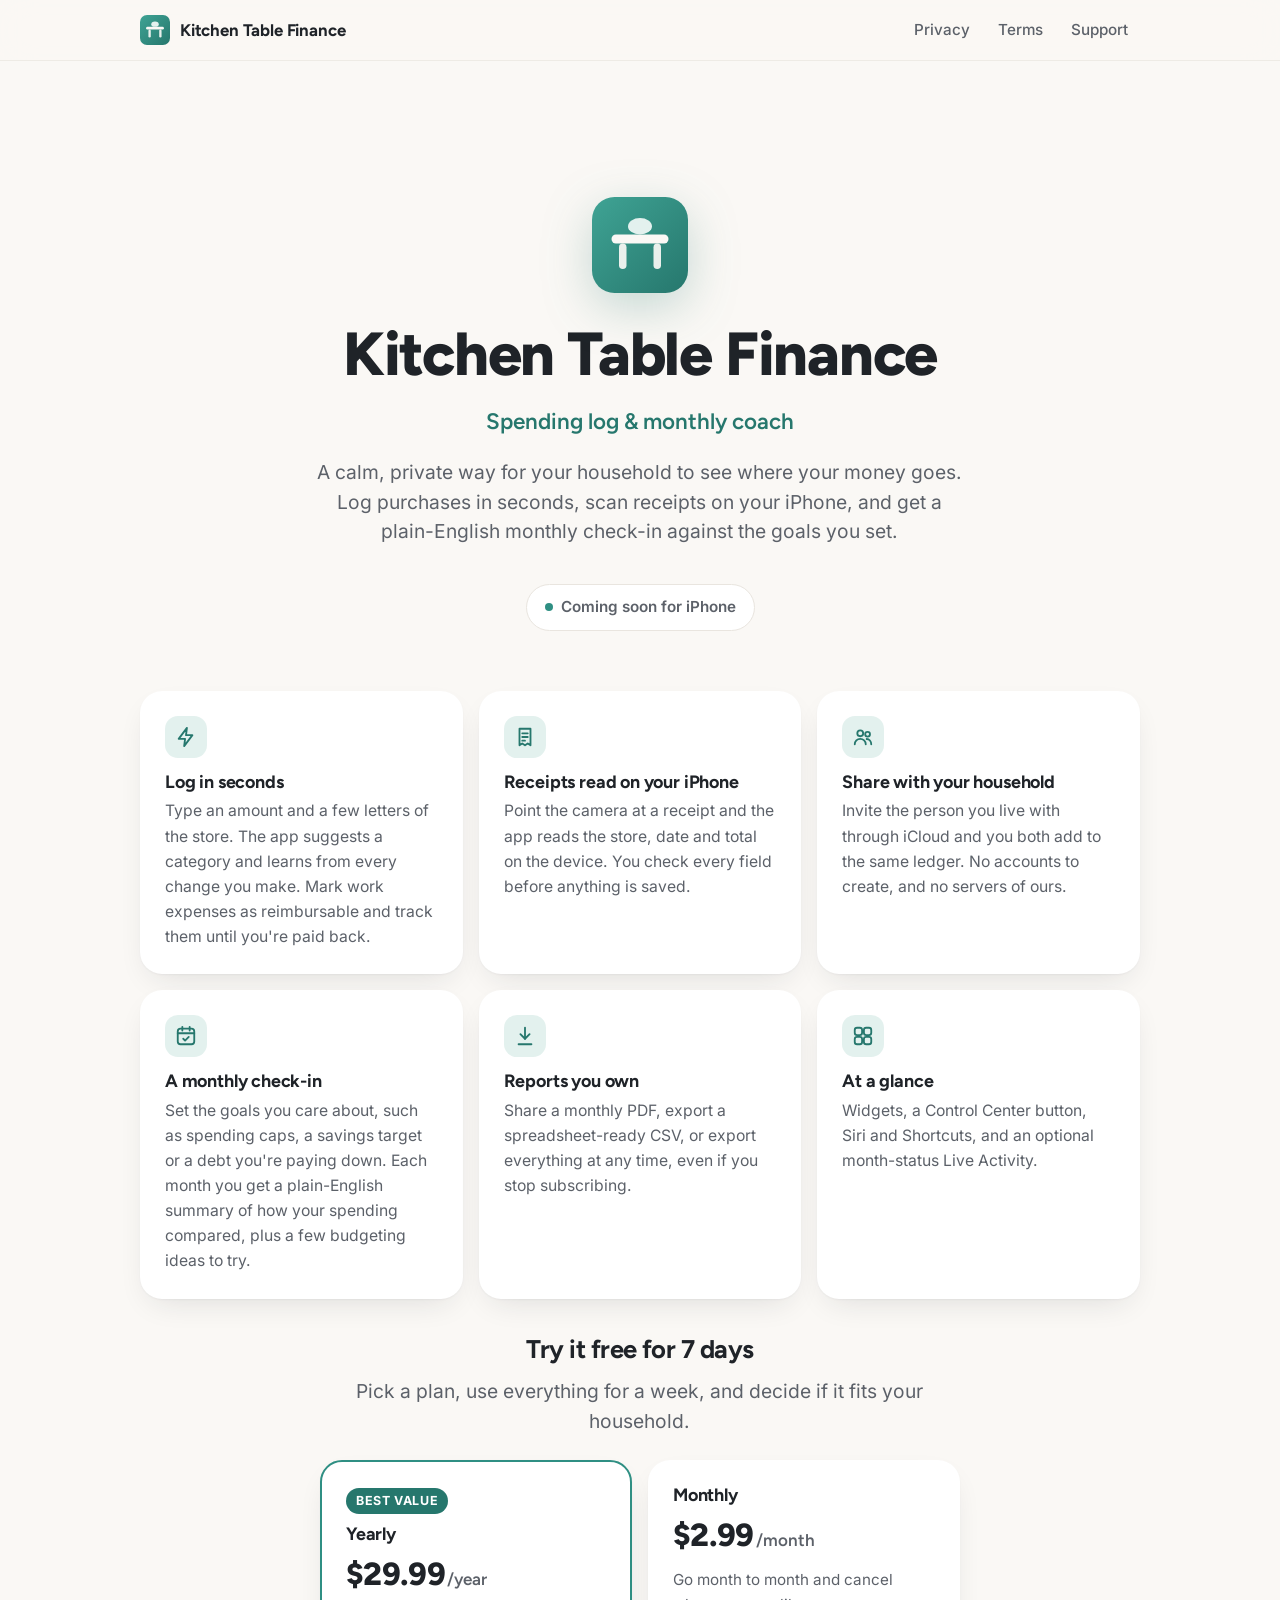
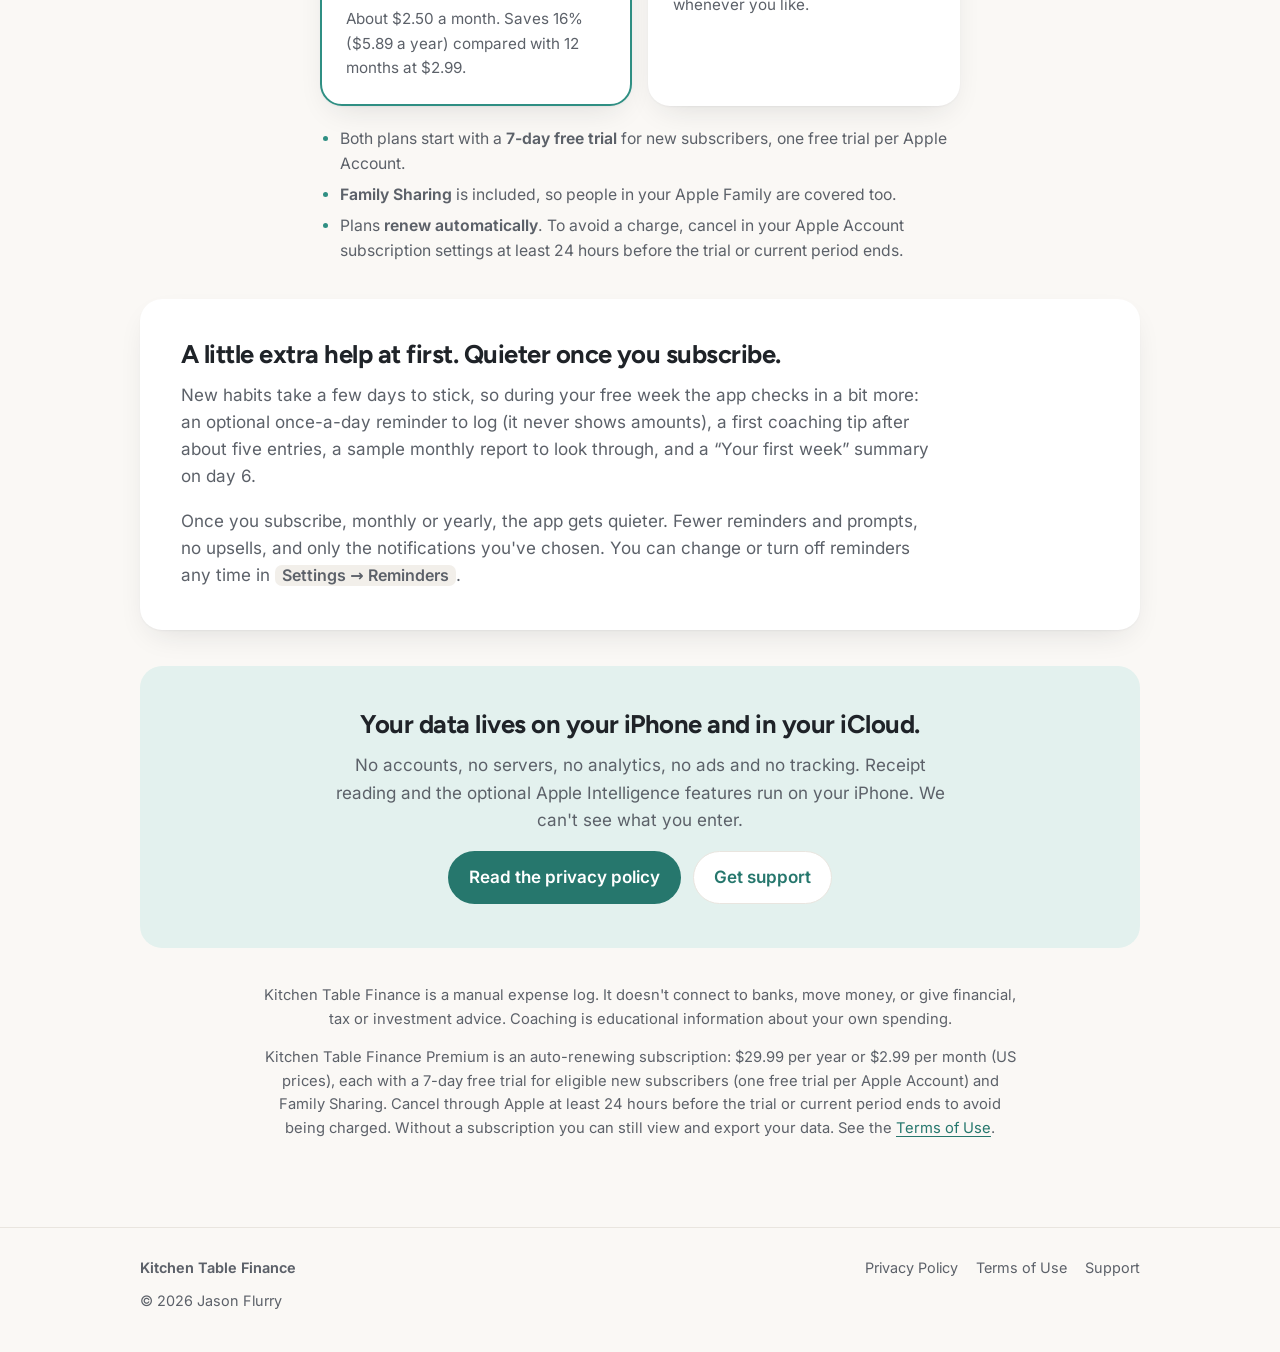
<file: index.html>
<!doctype html>
<html lang="en">
<head>
  <meta charset="utf-8">
  <meta name="viewport" content="width=device-width, initial-scale=1, viewport-fit=cover">
  <title>Kitchen Table Finance · Spending log &amp; monthly coach for iPhone</title>
  <meta name="description" content="Kitchen Table Finance is a calm, private household expense log for iPhone. Log purchases in seconds, scan receipts on your iPhone, and get a plain-English monthly check-in against the goals you set. Try it free for 7 days, then $29.99/year or $2.99/month.">
  <meta name="theme-color" content="#FAF8F5" media="(prefers-color-scheme: light)">
  <meta name="theme-color" content="#15171C" media="(prefers-color-scheme: dark)">
  <link rel="icon" href="favicon.svg" type="image/svg+xml">
  <link rel="stylesheet" href="assets/site.css">
</head>
<body>
  <a class="skip" href="#main">Skip to content</a>
  <header class="site-header">
    <div class="wrap-wide bar">
      <a class="brand" href="./" aria-label="Kitchen Table Finance home"><img src="assets/icon.svg" alt="" width="30" height="30"><span>Kitchen Table Finance</span></a>
      <nav class="nav" aria-label="Site">
        <a href="privacy/">Privacy</a>
        <a href="terms/">Terms</a>
        <a href="support/">Support</a>
      </nav>
    </div>
  </header>

  <main id="main">
    <div class="wrap-wide">
      <section class="hero">
        <img class="icon" src="assets/icon.svg" alt="" width="96" height="96">
        <h1>Kitchen Table Finance</h1>
        <p class="subtitle">Spending log &amp; monthly coach</p>
        <p class="lede">A calm, private way for your household to see where your money goes. Log purchases in seconds, scan receipts on your iPhone, and get a plain-English monthly check-in against the goals you set.</p>
        <div class="badge"><span class="dot" aria-hidden="true"></span>Coming soon for iPhone</div>
      </section>

      <section class="features" aria-label="Features">
        <article class="feature">
          <div class="glyph" aria-hidden="true"><svg viewBox="0 0 24 24" fill="none" stroke="currentColor" stroke-width="2" stroke-linecap="round" stroke-linejoin="round"><path d="M13 2 4 14h7l-1 8 9-12h-7z"/></svg></div>
          <h3>Log in seconds</h3>
          <p>Type an amount and a few letters of the store. The app suggests a category and learns from every change you make. Mark work expenses as reimbursable and track them until you're paid back.</p>
        </article>
        <article class="feature">
          <div class="glyph" aria-hidden="true"><svg viewBox="0 0 24 24" fill="none" stroke="currentColor" stroke-width="2" stroke-linecap="round" stroke-linejoin="round"><path d="M6 3h12v18l-3-2-3 2-3-2-3 2z"/><path d="M9 8h6M9 12h6M9 16h3"/></svg></div>
          <h3>Receipts read on your iPhone</h3>
          <p>Point the camera at a receipt and the app reads the store, date and total on the device. You check every field before anything is saved.</p>
        </article>
        <article class="feature">
          <div class="glyph" aria-hidden="true"><svg viewBox="0 0 24 24" fill="none" stroke="currentColor" stroke-width="2" stroke-linecap="round" stroke-linejoin="round"><circle cx="9" cy="8" r="3.2"/><path d="M3 20c0-3.3 2.7-6 6-6s6 2.7 6 6"/><circle cx="17" cy="9" r="2.6"/><path d="M16 14.2c2.8.2 5 2.6 5 5.8"/></svg></div>
          <h3>Share with your household</h3>
          <p>Invite the person you live with through iCloud and you both add to the same ledger. No accounts to create, and no servers of ours.</p>
        </article>
        <article class="feature">
          <div class="glyph" aria-hidden="true"><svg viewBox="0 0 24 24" fill="none" stroke="currentColor" stroke-width="2" stroke-linecap="round" stroke-linejoin="round"><rect x="3" y="4" width="18" height="17" rx="3"/><path d="M3 9h18M8 2v4M16 2v4"/><path d="m9 15 2 2 4-4"/></svg></div>
          <h3>A monthly check-in</h3>
          <p>Set the goals you care about, such as spending caps, a savings target or a debt you're paying down. Each month you get a plain-English summary of how your spending compared, plus a few budgeting ideas to try.</p>
        </article>
        <article class="feature">
          <div class="glyph" aria-hidden="true"><svg viewBox="0 0 24 24" fill="none" stroke="currentColor" stroke-width="2" stroke-linecap="round" stroke-linejoin="round"><path d="M12 3v12"/><path d="m7 10 5 5 5-5"/><path d="M5 21h14"/></svg></div>
          <h3>Reports you own</h3>
          <p>Share a monthly PDF, export a spreadsheet-ready CSV, or export everything at any time, even if you stop subscribing.</p>
        </article>
        <article class="feature">
          <div class="glyph" aria-hidden="true"><svg viewBox="0 0 24 24" fill="none" stroke="currentColor" stroke-width="2" stroke-linecap="round" stroke-linejoin="round"><rect x="3" y="3" width="8" height="8" rx="2.5"/><rect x="13" y="3" width="8" height="8" rx="2.5"/><rect x="3" y="13" width="8" height="8" rx="2.5"/><rect x="13" y="13" width="8" height="8" rx="2.5"/></svg></div>
          <h3>At a glance</h3>
          <p>Widgets, a Control Center button, Siri and Shortcuts, and an optional month-status Live Activity.</p>
        </article>
      </section>

      <section class="pricing" id="pricing" aria-labelledby="pricing-title">
        <h2 id="pricing-title">Try it free for 7 days</h2>
        <p class="lede">Pick a plan, use everything for a week, and decide if it fits your household.</p>
        <div class="plans">
          <article class="plan best">
            <span class="plan-tag">Best value</span>
            <h3>Yearly</h3>
            <p class="plan-price"><strong>$29.99</strong><span>/year</span></p>
            <p class="plan-note">About $2.50 a month. Saves 16% ($5.89 a year) compared with 12 months at $2.99.</p>
          </article>
          <article class="plan">
            <h3>Monthly</h3>
            <p class="plan-price"><strong>$2.99</strong><span>/month</span></p>
            <p class="plan-note">Go month to month and cancel whenever you like.</p>
          </article>
        </div>
        <ul class="plan-facts">
          <li>Both plans start with a <strong>7-day free trial</strong> for new subscribers, one free trial per Apple Account.</li>
          <li><strong>Family Sharing</strong> is included, so people in your Apple Family are covered too.</li>
          <li>Plans <strong>renew automatically</strong>. To avoid a charge, cancel in your Apple Account subscription settings at least 24 hours before the trial or current period ends.</li>
        </ul>
      </section>

      <section class="promise" id="quieter" aria-labelledby="promise-title">
        <h2 id="promise-title">A little extra help at first. Quieter once you subscribe.</h2>
        <p>New habits take a few days to stick, so during your free week the app checks in a bit more: an optional once-a-day reminder to log (it never shows amounts), a first coaching tip after about five entries, a sample monthly report to look through, and a &ldquo;Your first week&rdquo; summary on day&nbsp;6.</p>
        <p>Once you subscribe, monthly or yearly, the app gets quieter. Fewer reminders and prompts, no upsells, and only the notifications you've chosen. You can change or turn off reminders any time in <span class="path">Settings → Reminders</span>.</p>
      </section>

      <section class="privacy-band">
        <h2>Your data lives on your iPhone and in your iCloud.</h2>
        <p>No accounts, no servers, no analytics, no ads and no tracking. Receipt reading and the optional Apple Intelligence features run on your iPhone. We can't see what you enter.</p>
        <div class="link-row">
          <a class="btn primary" href="privacy/">Read the privacy policy</a>
          <a class="btn" href="support/">Get support</a>
        </div>
      </section>

      <div class="wrap">
        <p class="muted small" style="text-align:center">Kitchen Table Finance is a manual expense log. It doesn't connect to banks, move money, or give financial, tax or investment advice. Coaching is educational information about your own spending.</p>
        <p class="muted small" style="text-align:center">Kitchen Table Finance Premium is an auto-renewing subscription: $29.99 per year or $2.99 per month (US prices), each with a 7-day free trial for eligible new subscribers (one free trial per Apple Account) and Family Sharing. Cancel through Apple at least 24 hours before the trial or current period ends to avoid being charged. Without a subscription you can still view and export your data. See the <a href="terms/#subscription">Terms of Use</a>.</p>
      </div>
    </div>
  </main>

  <footer class="site-footer">
    <div class="wrap-wide row">
      <div>
        <strong>Kitchen Table Finance</strong>
        <p>© 2026 Jason Flurry</p>
      </div>
      <nav aria-label="Footer">
        <a href="privacy/">Privacy Policy</a>
        <a href="terms/">Terms of Use</a>
        <a href="support/">Support</a>
      </nav>
    </div>
  </footer>
</body>
</html>
</file>
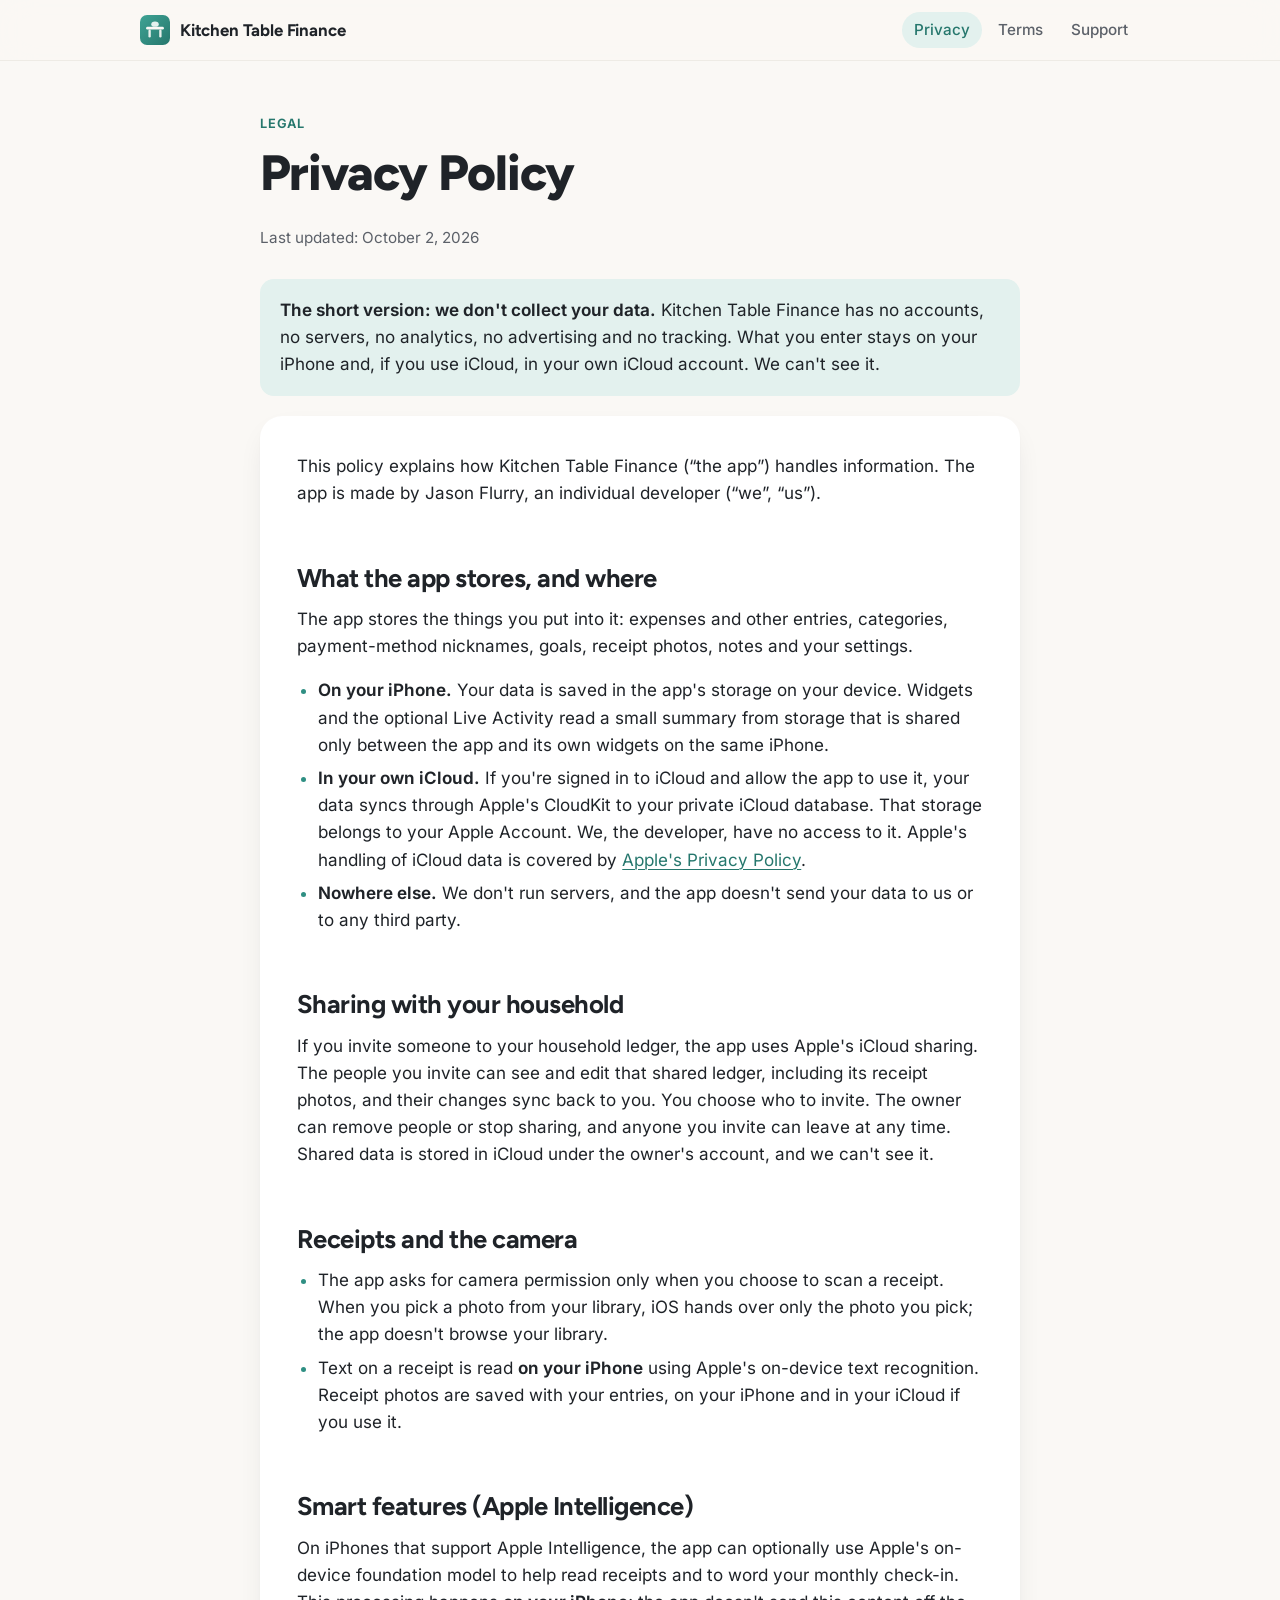
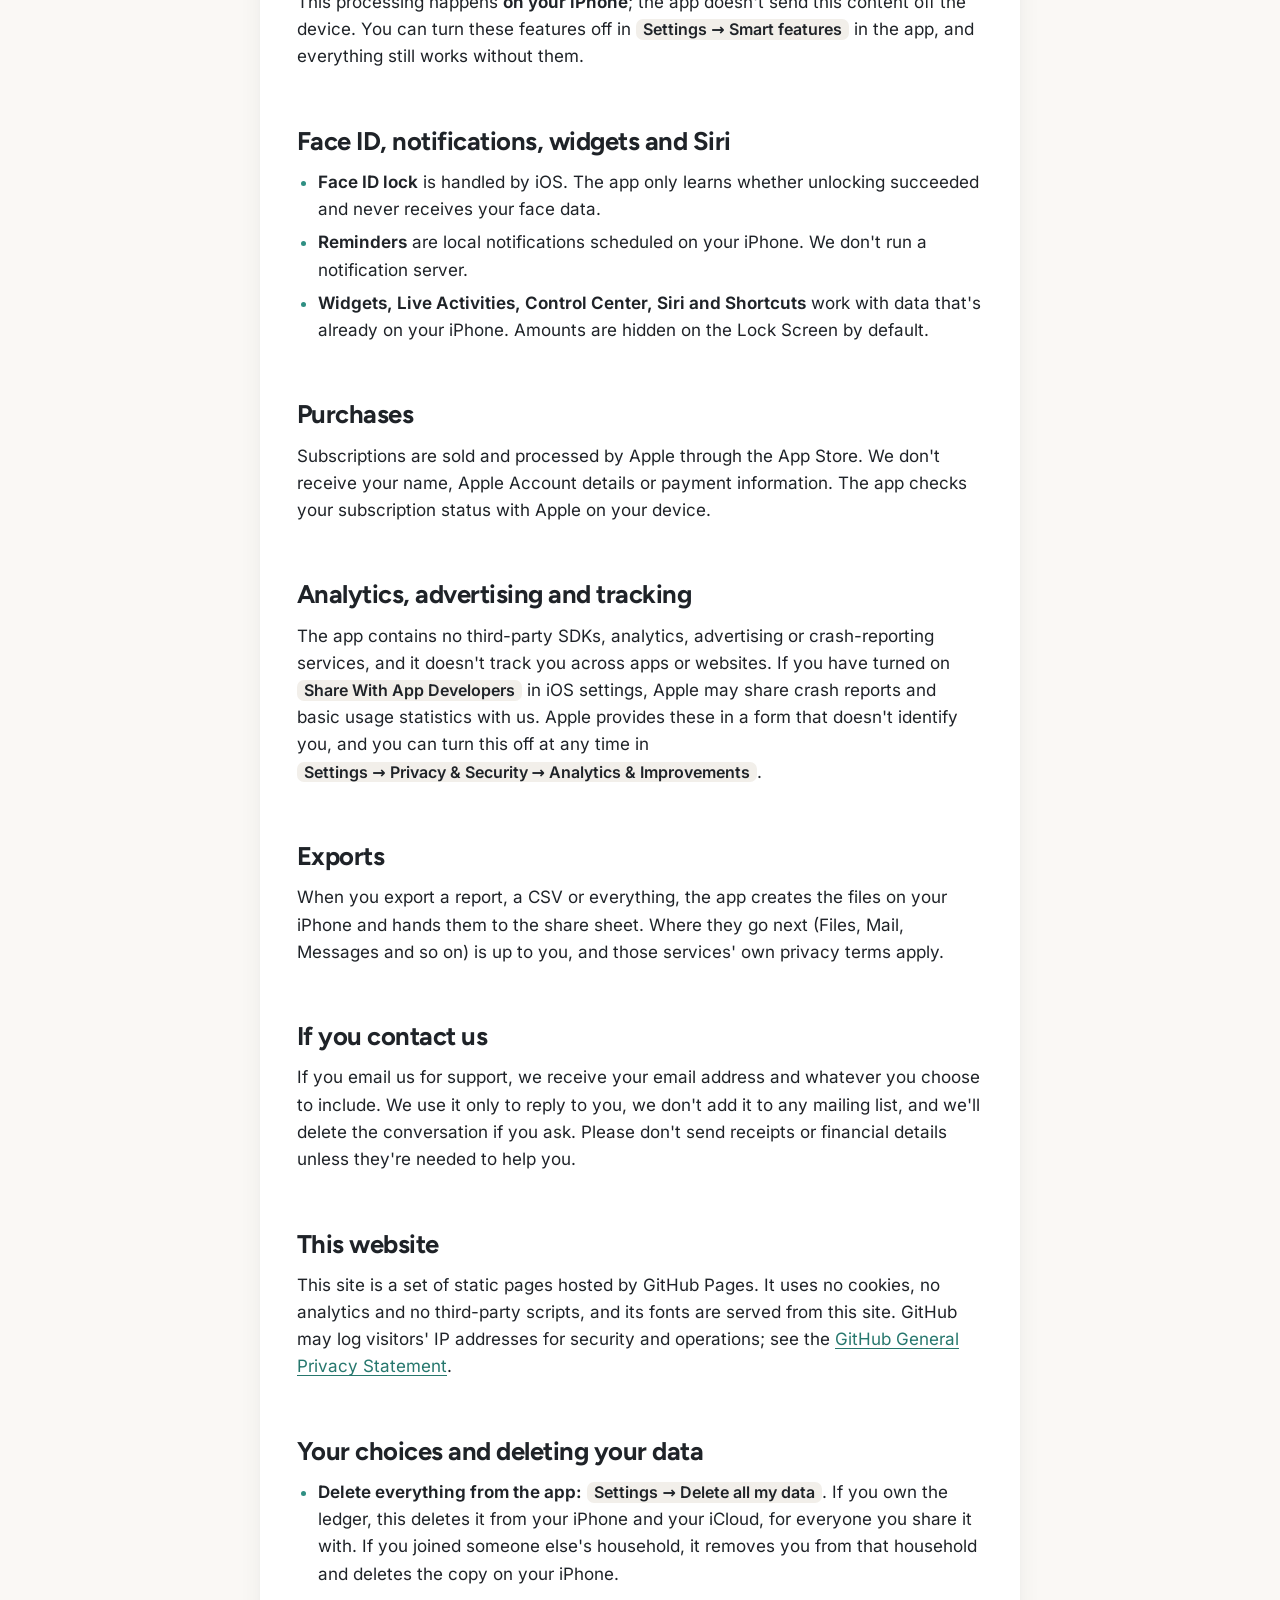
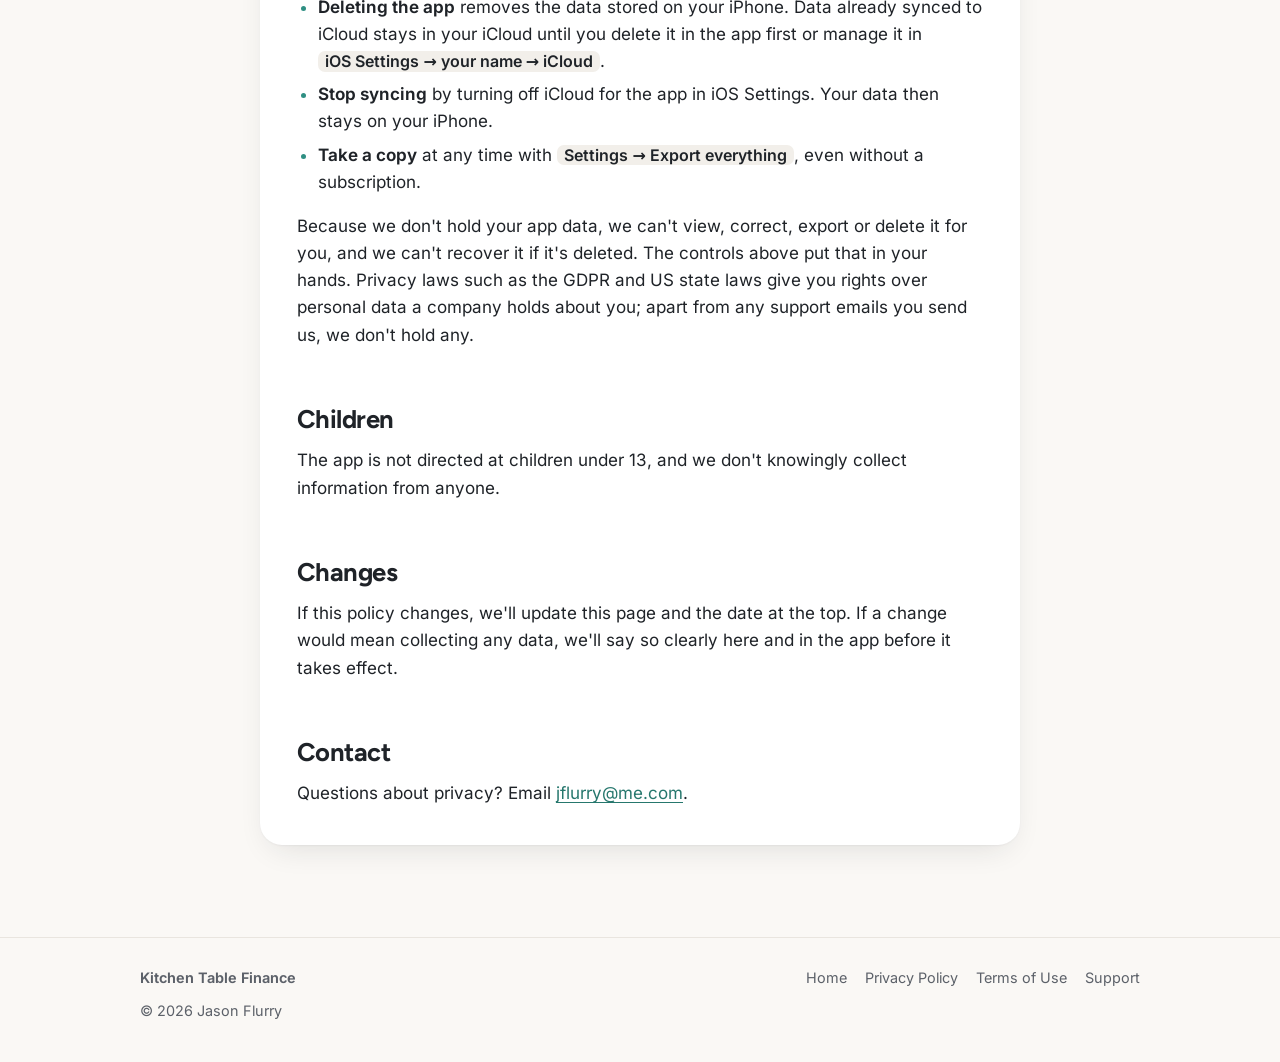
<file: privacy/index.html>
<!doctype html>
<html lang="en">
<head>
  <meta charset="utf-8">
  <meta name="viewport" content="width=device-width, initial-scale=1, viewport-fit=cover">
  <title>Privacy Policy · Kitchen Table Finance</title>
  <meta name="description" content="Kitchen Table Finance doesn't collect your data. No accounts, no servers, no analytics, no ads. Your data stays on your iPhone and in your own iCloud.">
  <meta name="theme-color" content="#FAF8F5" media="(prefers-color-scheme: light)">
  <meta name="theme-color" content="#15171C" media="(prefers-color-scheme: dark)">
  <link rel="icon" href="../favicon.svg" type="image/svg+xml">
  <link rel="stylesheet" href="../assets/site.css">
</head>
<body>
  <a class="skip" href="#main">Skip to content</a>
  <header class="site-header">
    <div class="wrap-wide bar">
      <a class="brand" href="../" aria-label="Kitchen Table Finance home"><img src="../assets/icon.svg" alt="" width="30" height="30"><span>Kitchen Table Finance</span></a>
      <nav class="nav" aria-label="Site">
        <a href="../privacy/" aria-current="page">Privacy</a>
        <a href="../terms/">Terms</a>
        <a href="../support/">Support</a>
      </nav>
    </div>
  </header>

  <main id="main">
    <div class="wrap">
      <header class="page-head">
        <span class="eyebrow">Legal</span>
        <h1>Privacy Policy</h1>
        <p class="updated">Last updated: October 2, 2026</p>
      </header>

      <div class="callout">
        <p><strong>The short version: we don't collect your data.</strong> Kitchen Table Finance has no accounts, no servers, no analytics, no advertising and no tracking. What you enter stays on your iPhone and, if you use iCloud, in your own iCloud account. We can't see it.</p>
      </div>

      <div class="card">
        <p>This policy explains how Kitchen Table Finance (“the app”) handles information. The app is made by Jason Flurry, an individual developer (“we”, “us”).</p>

        <h2>What the app stores, and where</h2>
        <p>The app stores the things you put into it: expenses and other entries, categories, payment-method nicknames, goals, receipt photos, notes and your settings.</p>
        <ul>
          <li><strong>On your iPhone.</strong> Your data is saved in the app's storage on your device. Widgets and the optional Live Activity read a small summary from storage that is shared only between the app and its own widgets on the same iPhone.</li>
          <li><strong>In your own iCloud.</strong> If you're signed in to iCloud and allow the app to use it, your data syncs through Apple's CloudKit to your private iCloud database. That storage belongs to your Apple Account. We, the developer, have no access to it. Apple's handling of iCloud data is covered by <a href="https://www.apple.com/legal/privacy/">Apple's Privacy Policy</a>.</li>
          <li><strong>Nowhere else.</strong> We don't run servers, and the app doesn't send your data to us or to any third party.</li>
        </ul>

        <h2>Sharing with your household</h2>
        <p>If you invite someone to your household ledger, the app uses Apple's iCloud sharing. The people you invite can see and edit that shared ledger, including its receipt photos, and their changes sync back to you. You choose who to invite. The owner can remove people or stop sharing, and anyone you invite can leave at any time. Shared data is stored in iCloud under the owner's account, and we can't see it.</p>

        <h2>Receipts and the camera</h2>
        <ul>
          <li>The app asks for camera permission only when you choose to scan a receipt. When you pick a photo from your library, iOS hands over only the photo you pick; the app doesn't browse your library.</li>
          <li>Text on a receipt is read <strong>on your iPhone</strong> using Apple's on-device text recognition. Receipt photos are saved with your entries, on your iPhone and in your iCloud if you use it.</li>
        </ul>

        <h2>Smart features (Apple Intelligence)</h2>
        <p>On iPhones that support Apple Intelligence, the app can optionally use Apple's on-device foundation model to help read receipts and to word your monthly check-in. This processing happens <strong>on your iPhone</strong>; the app doesn't send this content off the device. You can turn these features off in <span class="path">Settings → Smart features</span> in the app, and everything still works without them.</p>

        <h2>Face ID, notifications, widgets and Siri</h2>
        <ul>
          <li><strong>Face ID lock</strong> is handled by iOS. The app only learns whether unlocking succeeded and never receives your face data.</li>
          <li><strong>Reminders</strong> are local notifications scheduled on your iPhone. We don't run a notification server.</li>
          <li><strong>Widgets, Live Activities, Control Center, Siri and Shortcuts</strong> work with data that's already on your iPhone. Amounts are hidden on the Lock Screen by default.</li>
        </ul>

        <h2>Purchases</h2>
        <p>Subscriptions are sold and processed by Apple through the App Store. We don't receive your name, Apple Account details or payment information. The app checks your subscription status with Apple on your device.</p>

        <h2>Analytics, advertising and tracking</h2>
        <p>The app contains no third-party SDKs, analytics, advertising or crash-reporting services, and it doesn't track you across apps or websites. If you have turned on <span class="path">Share With App Developers</span> in iOS settings, Apple may share crash reports and basic usage statistics with us. Apple provides these in a form that doesn't identify you, and you can turn this off at any time in <span class="path">Settings → Privacy &amp; Security → Analytics &amp; Improvements</span>.</p>

        <h2>Exports</h2>
        <p>When you export a report, a CSV or everything, the app creates the files on your iPhone and hands them to the share sheet. Where they go next (Files, Mail, Messages and so on) is up to you, and those services' own privacy terms apply.</p>

        <h2>If you contact us</h2>
        <p>If you email us for support, we receive your email address and whatever you choose to include. We use it only to reply to you, we don't add it to any mailing list, and we'll delete the conversation if you ask. Please don't send receipts or financial details unless they're needed to help you.</p>

        <h2>This website</h2>
        <p>This site is a set of static pages hosted by GitHub Pages. It uses no cookies, no analytics and no third-party scripts, and its fonts are served from this site. GitHub may log visitors' IP addresses for security and operations; see the <a href="https://docs.github.com/en/site-policy/privacy-policies/github-general-privacy-statement">GitHub General Privacy Statement</a>.</p>

        <h2>Your choices and deleting your data</h2>
        <ul>
          <li><strong>Delete everything from the app:</strong> <span class="path">Settings → Delete all my data</span>. If you own the ledger, this deletes it from your iPhone and your iCloud, for everyone you share it with. If you joined someone else's household, it removes you from that household and deletes the copy on your iPhone.</li>
          <li><strong>Deleting the app</strong> removes the data stored on your iPhone. Data already synced to iCloud stays in your iCloud until you delete it in the app first or manage it in <span class="path">iOS Settings → your name → iCloud</span>.</li>
          <li><strong>Stop syncing</strong> by turning off iCloud for the app in iOS Settings. Your data then stays on your iPhone.</li>
          <li><strong>Take a copy</strong> at any time with <span class="path">Settings → Export everything</span>, even without a subscription.</li>
        </ul>
        <p>Because we don't hold your app data, we can't view, correct, export or delete it for you, and we can't recover it if it's deleted. The controls above put that in your hands. Privacy laws such as the GDPR and US state laws give you rights over personal data a company holds about you; apart from any support emails you send us, we don't hold any.</p>

        <h2>Children</h2>
        <p>The app is not directed at children under 13, and we don't knowingly collect information from anyone.</p>

        <h2>Changes</h2>
        <p>If this policy changes, we'll update this page and the date at the top. If a change would mean collecting any data, we'll say so clearly here and in the app before it takes effect.</p>

        <h2>Contact</h2>
        <!-- SUPPORT_EMAIL: set by set-support-email.sh -->
        <p>Questions about privacy? Email <a href="mailto:jflurry@me.com" data-support-email>jflurry@me.com</a>.</p>
      </div>
    </div>
  </main>

  <footer class="site-footer">
    <div class="wrap-wide row">
      <div>
        <strong>Kitchen Table Finance</strong>
        <p>© 2026 Jason Flurry</p>
      </div>
      <nav aria-label="Footer">
        <a href="../">Home</a>
        <a href="../privacy/">Privacy Policy</a>
        <a href="../terms/">Terms of Use</a>
        <a href="../support/">Support</a>
      </nav>
    </div>
  </footer>
</body>
</html>
</file>
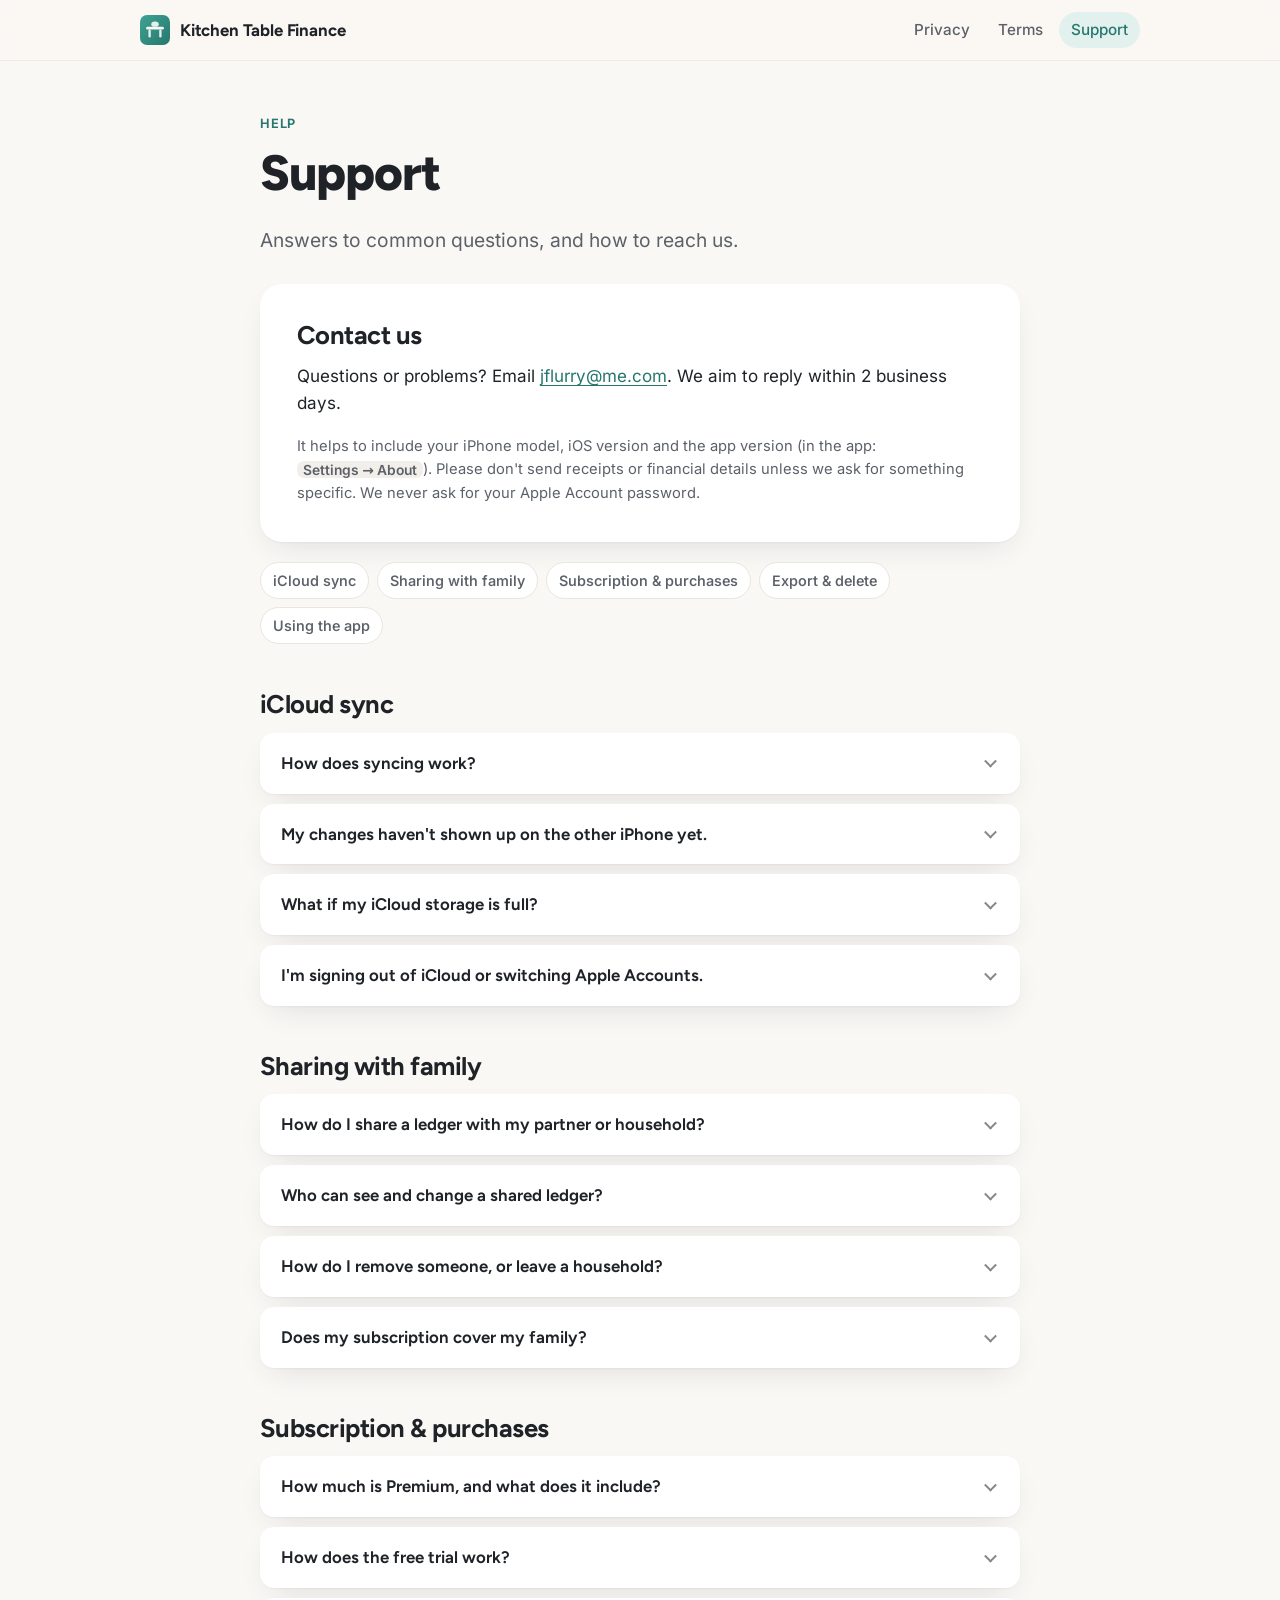
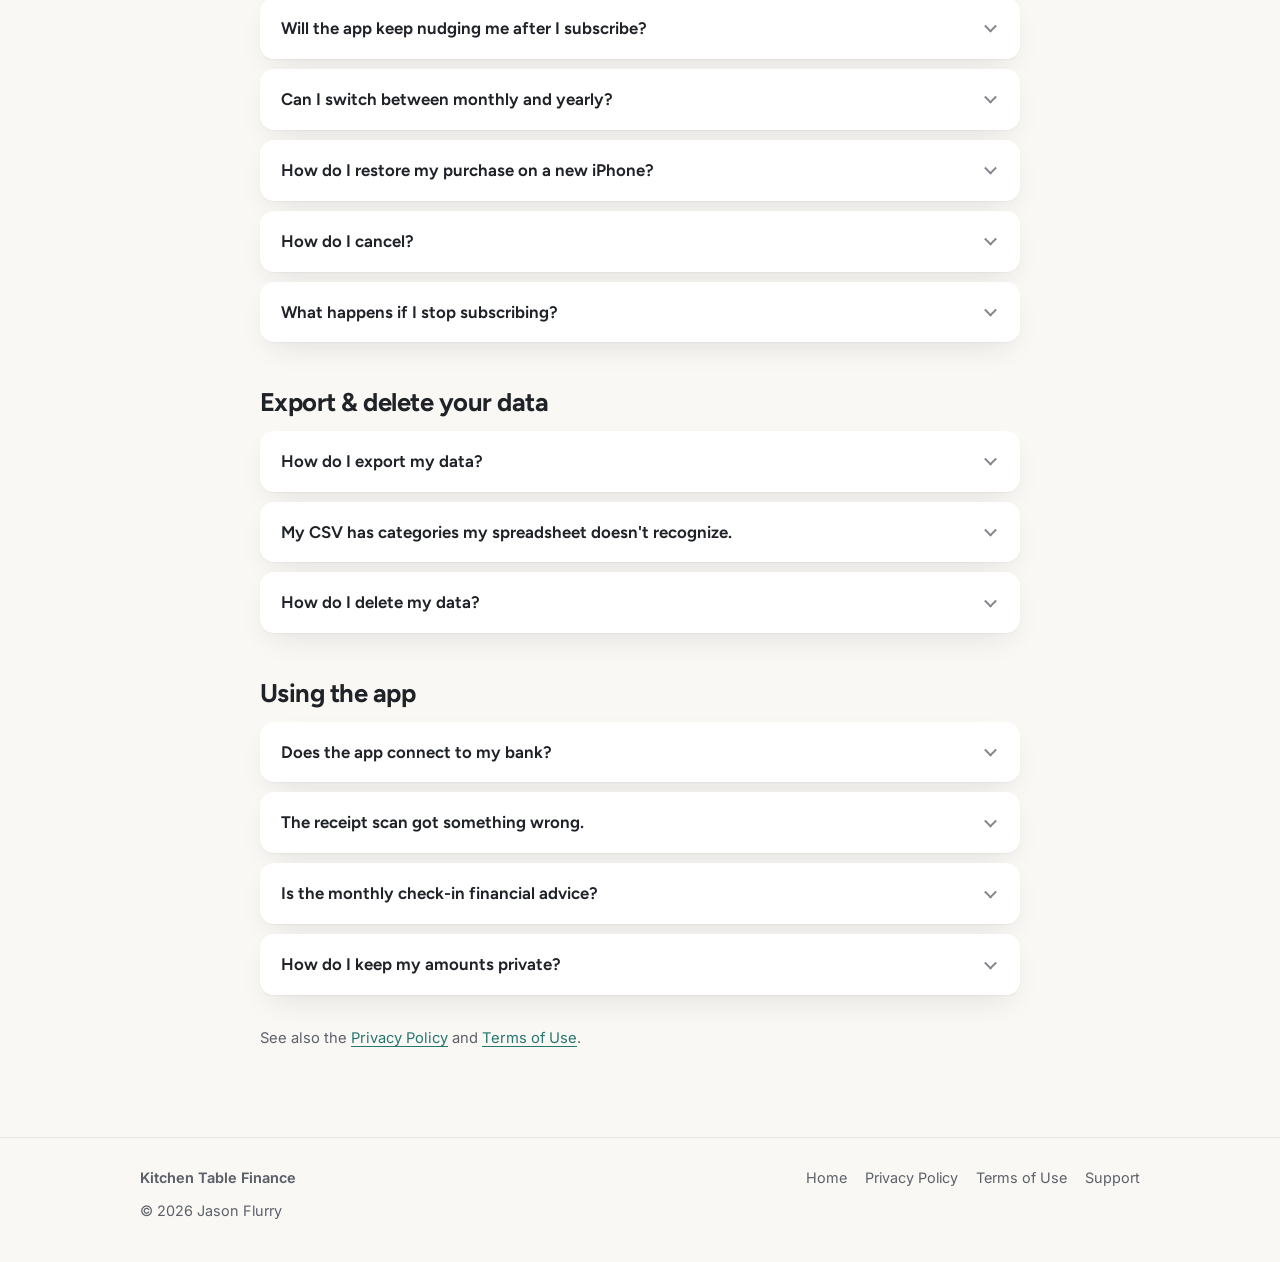
<file: support/index.html>
<!doctype html>
<html lang="en">
<head>
  <meta charset="utf-8">
  <meta name="viewport" content="width=device-width, initial-scale=1, viewport-fit=cover">
  <title>Support · Kitchen Table Finance</title>
  <meta name="description" content="Help with Kitchen Table Finance: plans and the 7-day free trial, iCloud sync, sharing with your household, Family Sharing, restoring purchases, cancelling, and exporting or deleting your data.">
  <meta name="theme-color" content="#FAF8F5" media="(prefers-color-scheme: light)">
  <meta name="theme-color" content="#15171C" media="(prefers-color-scheme: dark)">
  <link rel="icon" href="../favicon.svg" type="image/svg+xml">
  <link rel="stylesheet" href="../assets/site.css">
</head>
<body>
  <a class="skip" href="#main">Skip to content</a>
  <header class="site-header">
    <div class="wrap-wide bar">
      <a class="brand" href="../" aria-label="Kitchen Table Finance home"><img src="../assets/icon.svg" alt="" width="30" height="30"><span>Kitchen Table Finance</span></a>
      <nav class="nav" aria-label="Site">
        <a href="../privacy/">Privacy</a>
        <a href="../terms/">Terms</a>
        <a href="../support/" aria-current="page">Support</a>
      </nav>
    </div>
  </header>

  <main id="main">
    <div class="wrap">
      <header class="page-head">
        <span class="eyebrow">Help</span>
        <h1>Support</h1>
        <p class="lede">Answers to common questions, and how to reach us.</p>
      </header>

      <div class="card" id="contact">
        <h2 style="margin-top:0">Contact us</h2>
        <!-- SUPPORT_EMAIL: set by set-support-email.sh -->
        <p>Questions or problems? Email <a href="mailto:jflurry@me.com" data-support-email>jflurry@me.com</a>. We aim to reply within 2 business days.</p>
        <p class="muted small" style="margin-bottom:0">It helps to include your iPhone model, iOS version and the app version (in the app: <span class="path">Settings → About</span>). Please don't send receipts or financial details unless we ask for something specific. We never ask for your Apple Account password.</p>
      </div>

      <ul class="toc" aria-label="Topics">
        <li><a href="#icloud">iCloud sync</a></li>
        <li><a href="#household">Sharing with family</a></li>
        <li><a href="#subscription">Subscription &amp; purchases</a></li>
        <li><a href="#data">Export &amp; delete</a></li>
        <li><a href="#app">Using the app</a></li>
      </ul>

      <section class="faq">
        <h2 id="icloud">iCloud sync</h2>

        <details>
          <summary>How does syncing work?</summary>
          <div>
            <p>There's no account to create. The app syncs through your own iCloud account using Apple's CloudKit. Your data is stored on your iPhone and in your private iCloud database, and we can't see it.</p>
            <p>To sync, your iPhone needs to be signed in to iCloud and the app needs to be allowed to use iCloud (<span class="path">iOS Settings → your name → iCloud</span>). Kitchen Table Finance is an iPhone app.</p>
          </div>
        </details>

        <details>
          <summary>My changes haven't shown up on the other iPhone yet.</summary>
          <div>
            <p>iOS schedules iCloud syncing, so it usually takes seconds to a few minutes and can take longer after big changes, on a weak connection, or in Low Power Mode. It isn't instant. You can see when the app last synced in <span class="path">Settings</span> (“Last synced”).</p>
            <p>If it still doesn't catch up, check that both iPhones are online and signed in to iCloud, then open the app on both. Your entries are always saved on the iPhone where you made them first.</p>
          </div>
        </details>

        <details>
          <summary>What if my iCloud storage is full?</summary>
          <div>
            <p>Entries are still saved on your iPhone. New receipt photos stay on this iPhone until iCloud has room, and then sync. You can free up space in <span class="path">iOS Settings → your name → iCloud</span>, or remove old receipt photos in the app's receipt settings.</p>
          </div>
        </details>

        <details>
          <summary>I'm signing out of iCloud or switching Apple Accounts.</summary>
          <div>
            <p><strong>Export first</strong> (<span class="path">Settings → Export everything</span>). When the Apple Account on an iPhone changes, iOS removes the previous account's synced data from that iPhone. It stays in the old account's iCloud. If you're not signed in to iCloud at all, the app still works and keeps your data on this iPhone only.</p>
          </div>
        </details>

        <h2 id="household">Sharing with family</h2>

        <details>
          <summary>How do I share a ledger with my partner or household?</summary>
          <div>
            <p>Open <span class="path">Settings → Household → Invite someone you live with</span> and send the invite (for example, through Messages). The person you invite needs an iPhone signed in to iCloud with Kitchen Table Finance installed. They open your invite link and then you both add expenses to the same ledger.</p>
            <p>If you're joining someone else's household, <strong>open their invite link before you add your own data</strong>.</p>
          </div>
        </details>

        <details>
          <summary>Who can see and change a shared ledger?</summary>
          <div>
            <p>Only the people you invite. They can add and edit expenses in that ledger, including receipt photos. Sharing works through Apple's iCloud sharing, so the data never passes through any server of ours.</p>
          </div>
        </details>

        <details>
          <summary>How do I remove someone, or leave a household?</summary>
          <div>
            <p>If you own the ledger, go to <span class="path">Settings → Household</span> to manage people or stop sharing. If you joined someone else's ledger, use <span class="path">Settings → Household → Leave household</span>. Leaving removes the shared ledger from your iPhone, so export first if you want a copy.</p>
          </div>
        </details>

        <details>
          <summary>Does my subscription cover my family?</summary>
          <div>
            <p>Yes. Both plans, monthly and yearly, support <strong>Apple Family Sharing</strong>, so people in your Apple Family can use your subscription. Turn on purchase sharing in <span class="path">iOS Settings → your name → Family Sharing</span>.</p>
            <p>Family Sharing (who pays) and household sharing (who sees the ledger) are separate. Each person's iPhone checks Premium on its own: someone in your Apple Family is covered, while anyone outside it needs their own subscription or free trial to add entries. Everyone can always view and export.</p>
          </div>
        </details>

        <h2 id="subscription">Subscription &amp; purchases</h2>

        <details>
          <summary>How much is Premium, and what does it include?</summary>
          <div>
            <p>Premium has two plans: <strong>$29.99 per year</strong> or <strong>$2.99 per month</strong> (US). Yearly is the best value, about $2.50 a month and 16% less than paying monthly for 12 months ($35.88). Both plans include the same things: adding and editing entries, receipt scanning and new monthly check-ins.</p>
            <p>Both plans are auto-renewing subscriptions with Family Sharing. They renew automatically unless you cancel at least 24 hours before the end of the current period. Full details are in the <a href="../terms/#subscription">Terms of Use</a>.</p>
          </div>
        </details>

        <details>
          <summary>How does the free trial work?</summary>
          <div>
            <p>New subscribers get a <strong>7-day free trial</strong> with either plan. You choose Monthly or Yearly when you start, and you won't be charged during the 7 days. If you keep going, the plan you picked starts automatically when the trial ends.</p>
            <p>To avoid being charged, cancel through Apple at least 24 hours before the trial ends (see <a href="#cancel">How do I cancel?</a>). The free trial is available once per Apple Account, for either plan.</p>
            <p>During the trial you can try everything, look through a sample monthly report, and on day 6 you'll get a short &ldquo;Your first week&rdquo; summary of what you've logged.</p>
          </div>
        </details>

        <details id="quieter">
          <summary>Will the app keep nudging me after I subscribe?</summary>
          <div>
            <p>No, it gets quieter. During your free week the app checks in a little more, because new habits take a few days to stick: an optional once-a-day reminder to log, a first coaching tip after about five entries, and your first-week summary.</p>
            <p>Once you subscribe, monthly or yearly, it steps back: fewer reminders and prompts, no upsells, and only the notifications you've chosen. Reminders are always optional, never show amounts, and you can change or turn them off any time in the app under <span class="path">Settings → Reminders</span> (or in <span class="path">iOS Settings → Notifications</span>).</p>
          </div>
        </details>

        <details>
          <summary>Can I switch between monthly and yearly?</summary>
          <div>
            <p>Yes. Go to <span class="path">iOS Settings → your name → Subscriptions → Kitchen Table Finance</span> and pick the other plan. Apple shows you when the change takes effect (usually at your next renewal date) before you confirm. You only have one Premium plan at a time.</p>
          </div>
        </details>

        <details>
          <summary>How do I restore my purchase on a new iPhone?</summary>
          <div>
            <p>Make sure you're signed in to the App Store with the Apple Account you subscribed with, then tap <span class="path">Settings → Subscription → Restore purchases</span> in the app. The paywall has a Restore button too. If you're covered through Family Sharing, check that purchase sharing is on for your family.</p>
          </div>
        </details>

        <details id="cancel">
          <summary>How do I cancel?</summary>
          <div>
            <p>Subscriptions are managed by Apple. Go to <span class="path">iOS Settings → your name → Subscriptions → Kitchen Table Finance</span> and tap Cancel Subscription, or in the app open <span class="path">Settings → Subscription → Manage subscription</span>. Cancel at least 24 hours before your free trial ends or your renewal date to avoid the next charge. You keep Premium until the end of the trial or the period you've paid for.</p>
            <p>Deleting the app doesn't cancel a subscription. We can't cancel subscriptions or issue refunds ourselves; Apple handles refunds at <a href="https://reportaproblem.apple.com">reportaproblem.apple.com</a>.</p>
          </div>
        </details>

        <details>
          <summary>What happens if I stop subscribing?</summary>
          <div>
            <p>Nothing is deleted. The app stays open so you can view your history and export everything at any time. Adding or editing entries, scanning receipts and new check-ins need Premium.</p>
          </div>
        </details>

        <h2 id="data">Export &amp; delete your data</h2>

        <details>
          <summary>How do I export my data?</summary>
          <div>
            <ul>
              <li><strong>Everything:</strong> <span class="path">Settings → Export everything</span> creates a CSV of all months plus a ZIP of your receipt photos.</li>
              <li><strong>One month:</strong> in Reports, tap Share for a PDF report, a CSV, or a reimbursables CSV.</li>
            </ul>
            <p>Exports work even without a subscription. You can also turn on a monthly export reminder in <span class="path">Settings</span>.</p>
          </div>
        </details>

        <details>
          <summary>My CSV has categories my spreadsheet doesn't recognize.</summary>
          <div>
            <p>Use the <code>category_name</code> column, or add the new <code>category_id</code> to your spreadsheet's lookup table. Spreadsheet templates are outside the app, so we can't update them for you.</p>
          </div>
        </details>

        <details>
          <summary>How do I delete my data?</summary>
          <div>
            <p>In the app, go to <span class="path">Settings → Delete all my data</span> and type DELETE to confirm. This can't be undone, so export first.</p>
            <ul>
              <li>If you <strong>own</strong> the ledger, it's deleted from your iPhone and your iCloud, for everyone you share it with.</li>
              <li>If you <strong>joined</strong> someone else's household, you leave it and the copy on your iPhone is removed. The owner's ledger isn't affected.</li>
            </ul>
            <p>Deleting the app removes the data on your iPhone, but anything already synced stays in your iCloud. To remove that too, use Delete all my data before deleting the app, or manage storage in <span class="path">iOS Settings → your name → iCloud</span>. We have no copy of your data, so we can't delete or recover it for you.</p>
          </div>
        </details>

        <h2 id="app">Using the app</h2>

        <details>
          <summary>Does the app connect to my bank?</summary>
          <div>
            <p>No. Kitchen Table Finance is a manual expense log: you type expenses or scan your own receipts. It doesn't connect to banks or cards, and it never moves money.</p>
          </div>
        </details>

        <details>
          <summary>The receipt scan got something wrong.</summary>
          <div>
            <p>Receipts are read on your iPhone, and you check every field before anything is saved. Just correct it on the review screen. Faded, crumpled or very long receipts are harder to read, so flat, well-lit photos work best. If your iPhone supports Apple Intelligence, you can turn on smart receipt reading in <span class="path">Settings → Smart features</span>; receipts still work without it.</p>
          </div>
        </details>

        <details>
          <summary>Is the monthly check-in financial advice?</summary>
          <div>
            <p>No. It's educational information that compares your own logged spending with the goals you set, plus a few general budgeting ideas. It doesn't guarantee any result. For advice about your situation, talk to a qualified professional.</p>
          </div>
        </details>

        <details>
          <summary>How do I keep my amounts private?</summary>
          <div>
            <p>Turn on <span class="path">Settings → Face ID lock</span> to require Face ID or your passcode to open the app. Amounts are hidden on the Lock Screen by default, which you can change under Widgets, Lock Screen &amp; feel.</p>
          </div>
        </details>
      </section>

      <p class="muted small" style="margin-top:32px">See also the <a href="../privacy/">Privacy Policy</a> and <a href="../terms/">Terms of Use</a>.</p>
    </div>
  </main>

  <footer class="site-footer">
    <div class="wrap-wide row">
      <div>
        <strong>Kitchen Table Finance</strong>
        <p>© 2026 Jason Flurry</p>
      </div>
      <nav aria-label="Footer">
        <a href="../">Home</a>
        <a href="../privacy/">Privacy Policy</a>
        <a href="../terms/">Terms of Use</a>
        <a href="../support/">Support</a>
      </nav>
    </div>
  </footer>
</body>
</html>
</file>
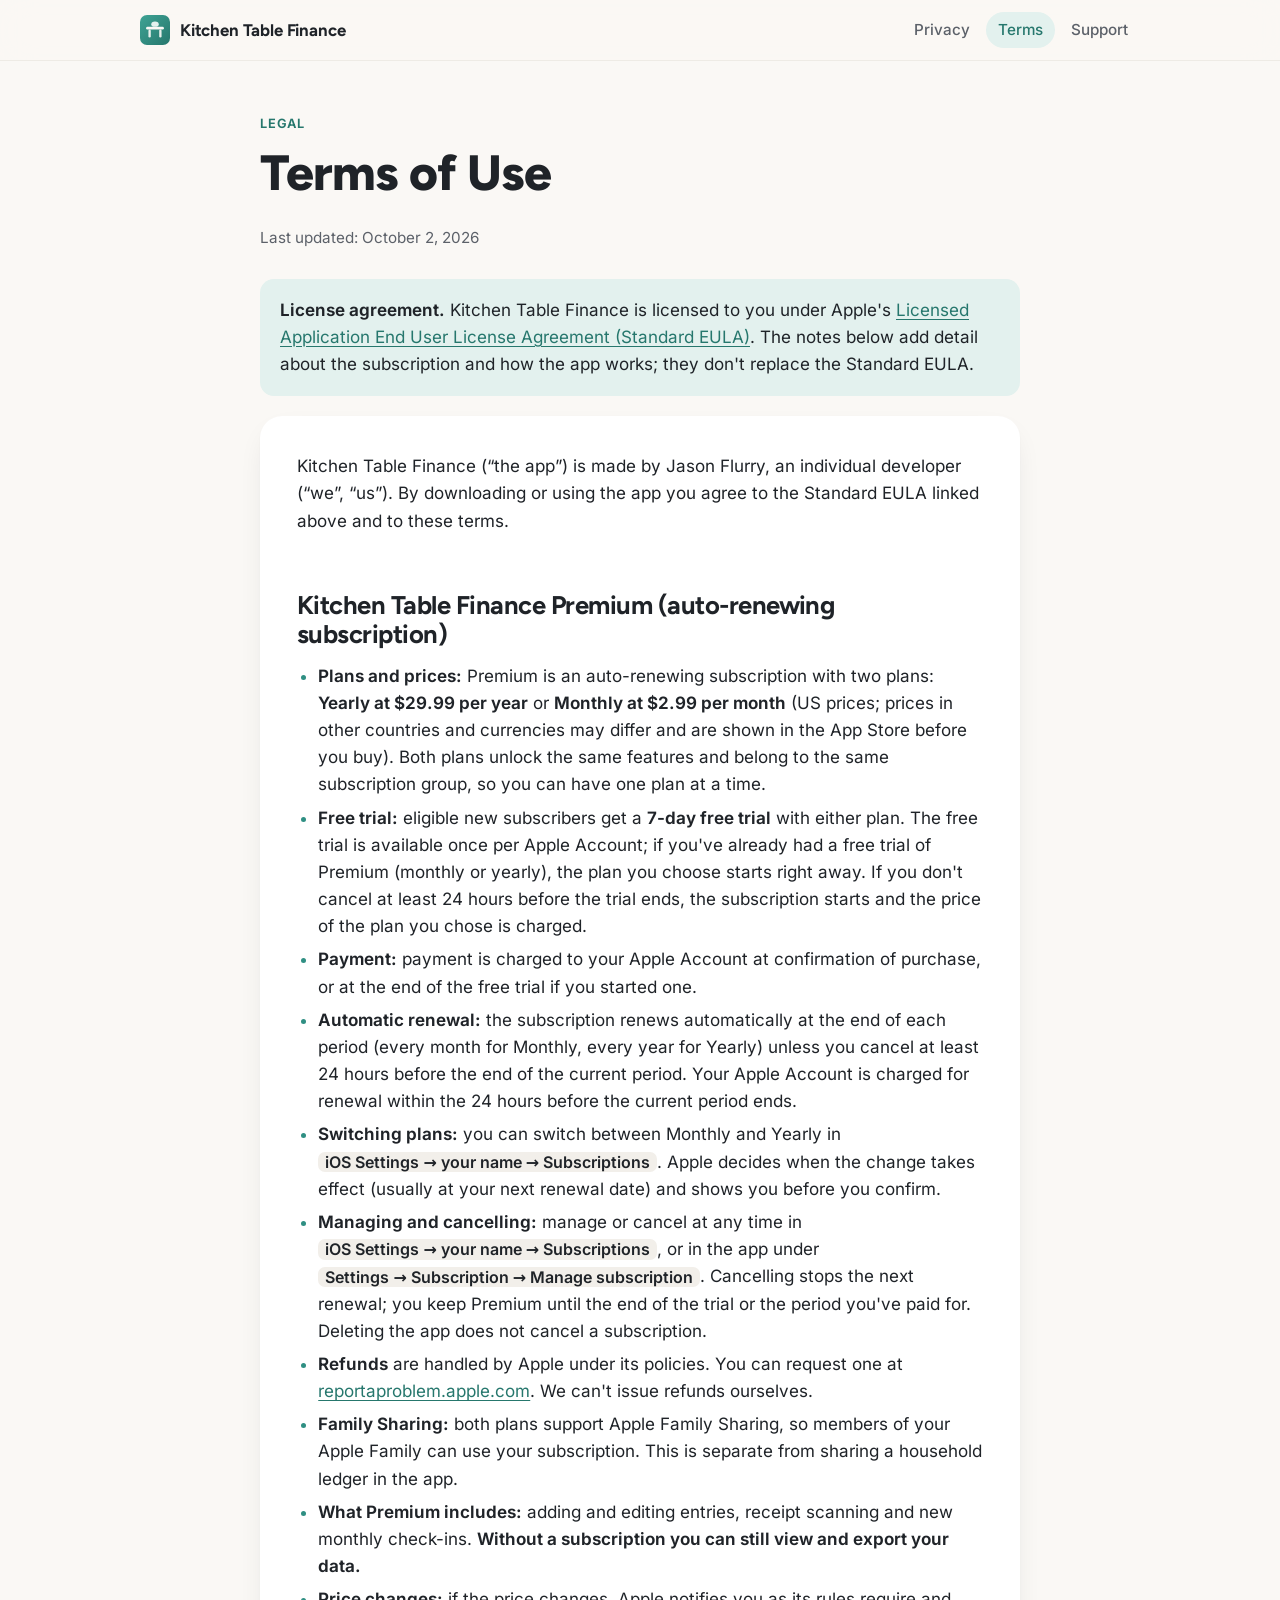
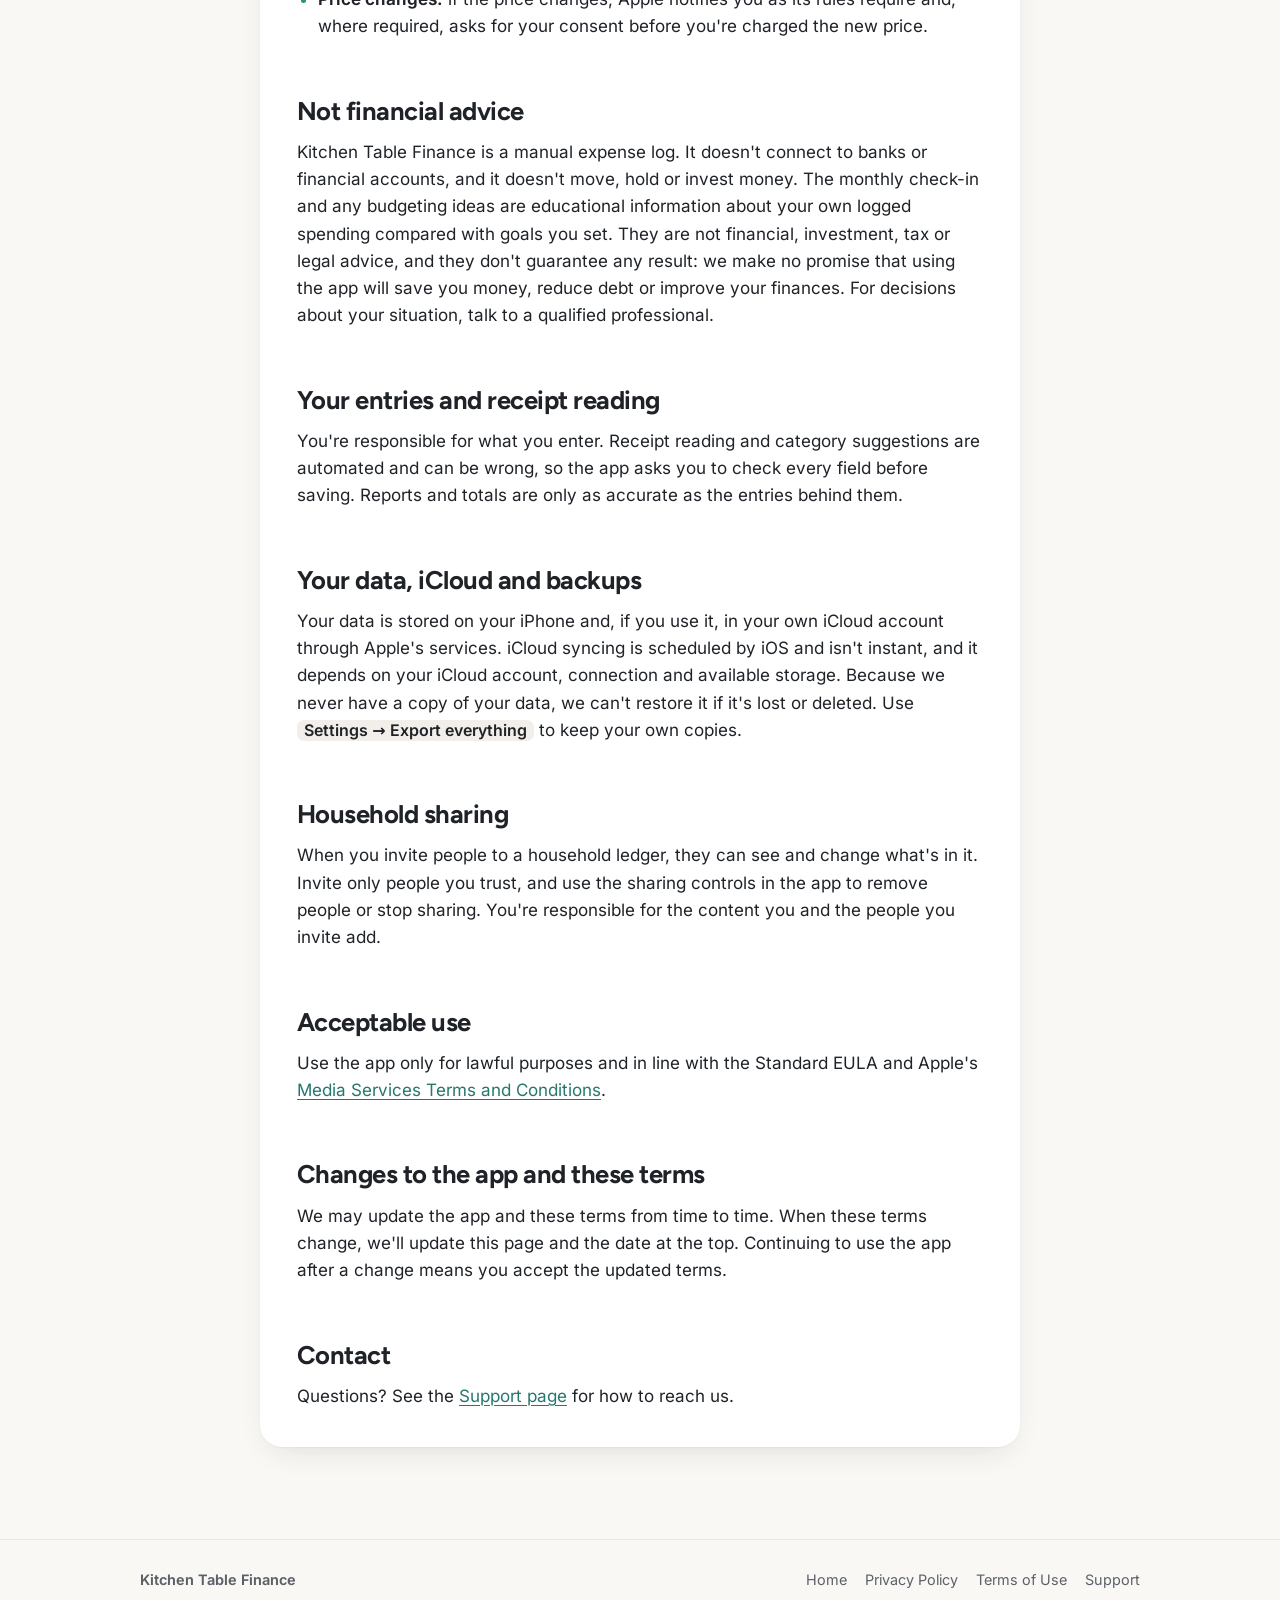
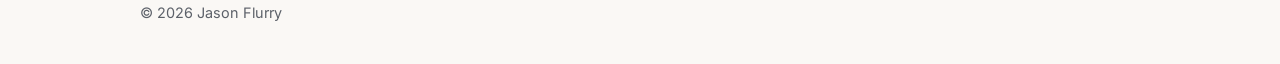
<file: terms/index.html>
<!doctype html>
<html lang="en">
<head>
  <meta charset="utf-8">
  <meta name="viewport" content="width=device-width, initial-scale=1, viewport-fit=cover">
  <title>Terms of Use · Kitchen Table Finance</title>
  <meta name="description" content="Terms of Use for Kitchen Table Finance, including auto-renewing subscription terms and Apple's Standard EULA.">
  <meta name="theme-color" content="#FAF8F5" media="(prefers-color-scheme: light)">
  <meta name="theme-color" content="#15171C" media="(prefers-color-scheme: dark)">
  <link rel="icon" href="../favicon.svg" type="image/svg+xml">
  <link rel="stylesheet" href="../assets/site.css">
</head>
<body>
  <a class="skip" href="#main">Skip to content</a>
  <header class="site-header">
    <div class="wrap-wide bar">
      <a class="brand" href="../" aria-label="Kitchen Table Finance home"><img src="../assets/icon.svg" alt="" width="30" height="30"><span>Kitchen Table Finance</span></a>
      <nav class="nav" aria-label="Site">
        <a href="../privacy/">Privacy</a>
        <a href="../terms/" aria-current="page">Terms</a>
        <a href="../support/">Support</a>
      </nav>
    </div>
  </header>

  <main id="main">
    <div class="wrap">
      <header class="page-head">
        <span class="eyebrow">Legal</span>
        <h1>Terms of Use</h1>
        <p class="updated">Last updated: October 2, 2026</p>
      </header>

      <div class="callout">
        <p><strong>License agreement.</strong> Kitchen Table Finance is licensed to you under Apple's <a href="https://www.apple.com/legal/internet-services/itunes/dev/stdeula/">Licensed Application End User License Agreement (Standard EULA)</a>. The notes below add detail about the subscription and how the app works; they don't replace the Standard EULA.</p>
      </div>

      <div class="card">
        <p>Kitchen Table Finance (“the app”) is made by Jason Flurry, an individual developer (“we”, “us”). By downloading or using the app you agree to the Standard EULA linked above and to these terms.</p>

        <h2 id="subscription">Kitchen Table Finance Premium (auto-renewing subscription)</h2>
        <ul>
          <li><strong>Plans and prices:</strong> Premium is an auto-renewing subscription with two plans: <strong>Yearly at $29.99 per year</strong> or <strong>Monthly at $2.99 per month</strong> (US prices; prices in other countries and currencies may differ and are shown in the App Store before you buy). Both plans unlock the same features and belong to the same subscription group, so you can have one plan at a time.</li>
          <li><strong>Free trial:</strong> eligible new subscribers get a <strong>7-day free trial</strong> with either plan. The free trial is available once per Apple Account; if you've already had a free trial of Premium (monthly or yearly), the plan you choose starts right away. If you don't cancel at least 24 hours before the trial ends, the subscription starts and the price of the plan you chose is charged.</li>
          <li><strong>Payment:</strong> payment is charged to your Apple Account at confirmation of purchase, or at the end of the free trial if you started one.</li>
          <li><strong>Automatic renewal:</strong> the subscription renews automatically at the end of each period (every month for Monthly, every year for Yearly) unless you cancel at least 24 hours before the end of the current period. Your Apple Account is charged for renewal within the 24 hours before the current period ends.</li>
          <li><strong>Switching plans:</strong> you can switch between Monthly and Yearly in <span class="path">iOS Settings → your name → Subscriptions</span>. Apple decides when the change takes effect (usually at your next renewal date) and shows you before you confirm.</li>
          <li><strong>Managing and cancelling:</strong> manage or cancel at any time in <span class="path">iOS Settings → your name → Subscriptions</span>, or in the app under <span class="path">Settings → Subscription → Manage subscription</span>. Cancelling stops the next renewal; you keep Premium until the end of the trial or the period you've paid for. Deleting the app does not cancel a subscription.</li>
          <li><strong>Refunds</strong> are handled by Apple under its policies. You can request one at <a href="https://reportaproblem.apple.com">reportaproblem.apple.com</a>. We can't issue refunds ourselves.</li>
          <li><strong>Family Sharing:</strong> both plans support Apple Family Sharing, so members of your Apple Family can use your subscription. This is separate from sharing a household ledger in the app.</li>
          <li><strong>What Premium includes:</strong> adding and editing entries, receipt scanning and new monthly check-ins. <strong>Without a subscription you can still view and export your data.</strong></li>
          <li><strong>Price changes:</strong> if the price changes, Apple notifies you as its rules require and, where required, asks for your consent before you're charged the new price.</li>
        </ul>

        <h2>Not financial advice</h2>
        <p>Kitchen Table Finance is a manual expense log. It doesn't connect to banks or financial accounts, and it doesn't move, hold or invest money. The monthly check-in and any budgeting ideas are educational information about your own logged spending compared with goals you set. They are not financial, investment, tax or legal advice, and they don't guarantee any result: we make no promise that using the app will save you money, reduce debt or improve your finances. For decisions about your situation, talk to a qualified professional.</p>

        <h2>Your entries and receipt reading</h2>
        <p>You're responsible for what you enter. Receipt reading and category suggestions are automated and can be wrong, so the app asks you to check every field before saving. Reports and totals are only as accurate as the entries behind them.</p>

        <h2>Your data, iCloud and backups</h2>
        <p>Your data is stored on your iPhone and, if you use it, in your own iCloud account through Apple's services. iCloud syncing is scheduled by iOS and isn't instant, and it depends on your iCloud account, connection and available storage. Because we never have a copy of your data, we can't restore it if it's lost or deleted. Use <span class="path">Settings → Export everything</span> to keep your own copies.</p>

        <h2>Household sharing</h2>
        <p>When you invite people to a household ledger, they can see and change what's in it. Invite only people you trust, and use the sharing controls in the app to remove people or stop sharing. You're responsible for the content you and the people you invite add.</p>

        <h2>Acceptable use</h2>
        <p>Use the app only for lawful purposes and in line with the Standard EULA and Apple's <a href="https://www.apple.com/legal/internet-services/itunes/us/terms.html">Media Services Terms and Conditions</a>.</p>

        <h2>Changes to the app and these terms</h2>
        <p>We may update the app and these terms from time to time. When these terms change, we'll update this page and the date at the top. Continuing to use the app after a change means you accept the updated terms.</p>

        <h2>Contact</h2>
        <p>Questions? See the <a href="../support/">Support page</a> for how to reach us.</p>
      </div>
    </div>
  </main>

  <footer class="site-footer">
    <div class="wrap-wide row">
      <div>
        <strong>Kitchen Table Finance</strong>
        <p>© 2026 Jason Flurry</p>
      </div>
      <nav aria-label="Footer">
        <a href="../">Home</a>
        <a href="../privacy/">Privacy Policy</a>
        <a href="../terms/">Terms of Use</a>
        <a href="../support/">Support</a>
      </nav>
    </div>
  </footer>
</body>
</html>
</file>
<file: assets/site.css>
/* Kitchen Table Finance — Soft Daylight (light) / Night Drive (dark).
   Tokens mirror brand/palette.json. Fonts: Figtree + Inter (SIL OFL 1.1), self-hosted. */

@font-face {
  font-family: "Figtree";
  src: url("fonts/figtree-latin-var.woff2") format("woff2-variations"),
       url("fonts/figtree-latin-var.woff2") format("woff2");
  font-weight: 300 900;
  font-style: normal;
  font-display: swap;
}
@font-face {
  font-family: "Inter";
  src: url("fonts/inter-latin-var.woff2") format("woff2-variations"),
       url("fonts/inter-latin-var.woff2") format("woff2");
  font-weight: 100 900;
  font-style: normal;
  font-display: swap;
}

:root {
  color-scheme: light dark;
  --canvas: #FAF8F5;
  --surface: #FFFFFF;
  --fill: #F2EFEA;
  --text: #1F2328;
  --text-2: #5C6169;
  --text-3: #83878E;
  --separator: #E9E5DF;
  --accent: #26776D;
  --accent-pressed: #1D5E56;
  --accent-graphic: #2F8F83;
  --accent-tint: #E3F1EE;
  --on-accent: #FFFFFF;
  --honey-tint: #FBF1DE;
  --honey-text: #8A5A12;
  --shadow: 0 1px 2px rgba(31, 35, 40, .04), 0 12px 32px -12px rgba(31, 35, 40, .14);
  --radius: 22px;
  --radius-s: 14px;
  --font-display: "Figtree", ui-rounded, system-ui, sans-serif;
  --font-text: "Inter", system-ui, sans-serif;
}

@media (prefers-color-scheme: dark) {
  :root {
    --canvas: #15171C;
    --surface: #1E2128;
    --fill: #2C3038;
    --text: #F2F1EE;
    --text-2: #A9ADB4;
    --text-3: #80858D;
    --separator: #30343C;
    --accent: #5CC6B6;
    --accent-pressed: #47AE9F;
    --accent-graphic: #5CC6B6;
    --accent-tint: #1F3633;
    --on-accent: #0E1A18;
    --honey-tint: #3A3122;
    --honey-text: #E5AF53;
    --shadow: none;
  }
}

*, *::before, *::after { box-sizing: border-box; }

html { -webkit-text-size-adjust: 100%; text-size-adjust: 100%; }

body {
  margin: 0;
  background: var(--canvas);
  color: var(--text);
  font-family: var(--font-text);
  font-size: 1.0625rem;
  line-height: 1.6;
  -webkit-font-smoothing: antialiased;
  -moz-osx-font-smoothing: grayscale;
}

a { color: var(--accent); text-underline-offset: .18em; text-decoration-thickness: 1px; }
a:hover { color: var(--accent-pressed); }
a:focus-visible, button:focus-visible, summary:focus-visible {
  outline: 3px solid var(--accent-graphic);
  outline-offset: 3px;
  border-radius: 8px;
}

.skip {
  position: absolute; left: -999px; top: 8px;
  background: var(--accent); color: var(--on-accent);
  padding: 8px 14px; border-radius: 10px; z-index: 10;
}
.skip:focus { left: 12px; }

.wrap { width: min(100% - 40px, 760px); margin-inline: auto; }
.wrap-wide { width: min(100% - 40px, 1000px); margin-inline: auto; }

/* Header */
.site-header {
  position: sticky; top: 0; z-index: 5;
  background: color-mix(in srgb, var(--canvas) 82%, transparent);
  -webkit-backdrop-filter: saturate(180%) blur(16px);
  backdrop-filter: saturate(180%) blur(16px);
  border-bottom: 1px solid color-mix(in srgb, var(--separator) 70%, transparent);
}
.site-header .bar {
  display: flex; align-items: center; justify-content: space-between;
  gap: 16px; min-height: 60px;
}
.brand {
  display: inline-flex; align-items: center; gap: 10px;
  color: var(--text); text-decoration: none;
  font-family: var(--font-display); font-weight: 700; font-size: 1.05rem; letter-spacing: -.01em;
}
.brand:hover { color: var(--text); }
.brand svg, .brand img { width: 30px; height: 30px; flex: none; display: block; }
.nav { display: flex; gap: 4px; flex-wrap: wrap; justify-content: flex-end; }
.nav a {
  color: var(--text-2); text-decoration: none; font-size: .95rem; font-weight: 500;
  padding: 6px 12px; border-radius: 999px;
}
.nav a:hover { color: var(--text); background: var(--fill); }
.nav a[aria-current="page"] { color: var(--accent); background: var(--accent-tint); }

@media (max-width: 560px) {
  .brand span { display: none; }
  .nav a { padding: 6px 10px; font-size: .9rem; }
}

/* Type */
h1, h2, h3 {
  font-family: var(--font-display);
  letter-spacing: -.02em;
  line-height: 1.15;
  margin: 0 0 .5em;
}
h1 { font-size: clamp(2.1rem, 5.5vw, 3.1rem); font-weight: 800; }
h2 { font-size: clamp(1.35rem, 3vw, 1.6rem); font-weight: 700; margin-top: 2.2em; }
h3 { font-size: 1.12rem; font-weight: 700; margin-top: 1.6em; letter-spacing: -.01em; }
p, ul, ol { margin: 0 0 1em; }
ul, ol { padding-left: 1.25em; }
li { margin: .35em 0; }
li::marker { color: var(--accent-graphic); }
strong { font-weight: 650; }
.lede { font-size: 1.2rem; color: var(--text-2); line-height: 1.55; }
.muted { color: var(--text-2); }
.small { font-size: .92rem; }
.path {
  font-weight: 600; white-space: nowrap;
  background: var(--fill); padding: .05em .45em; border-radius: 7px; font-size: .94em;
}
code {
  font-family: ui-monospace, "SF Mono", Menlo, Consolas, monospace; font-size: .9em;
  background: var(--fill); padding: .1em .4em; border-radius: 6px;
}

/* Page layout */
main { padding: 48px 0 72px; }
.page-head { margin-bottom: 28px; }
.eyebrow {
  display: inline-block; font-size: .8rem; font-weight: 650; letter-spacing: .06em; text-transform: uppercase;
  color: var(--accent); margin-bottom: 10px;
}
.updated { color: var(--text-2); font-size: .95rem; }

.card {
  background: var(--surface);
  border-radius: var(--radius);
  box-shadow: var(--shadow);
  border: 1px solid var(--separator);
  padding: clamp(22px, 4vw, 36px);
  margin: 20px 0;
}
@media (prefers-color-scheme: light) { .card { border-color: transparent; } }
.card > :first-child { margin-top: 0; }
.card > :last-child { margin-bottom: 0; }

.callout {
  background: var(--accent-tint);
  border-radius: var(--radius-s);
  padding: 18px 20px;
  margin: 20px 0;
}
.callout > :last-child { margin-bottom: 0; }
.callout strong { color: var(--text); }

.toc { display: flex; flex-wrap: wrap; gap: 8px; margin: 8px 0 0; padding: 0; list-style: none; }
.toc li { margin: 0; }
.toc a {
  display: inline-block; text-decoration: none; font-size: .9rem; font-weight: 550;
  color: var(--text-2); background: var(--surface); border: 1px solid var(--separator);
  padding: 6px 12px; border-radius: 999px;
}
.toc a:hover { color: var(--accent); border-color: var(--accent-graphic); }

/* Email placeholder */
.email-placeholder {
  display: inline-block;
  font-weight: 650;
  color: var(--honey-text);
  background: var(--honey-tint);
  padding: .05em .55em;
  border-radius: 8px;
}

/* Landing */
.hero { padding: clamp(40px, 8vw, 88px) 0 24px; text-align: center; }
.hero .icon { width: 96px; height: 96px; margin: 0 auto 26px; display: block; filter: drop-shadow(0 14px 24px rgba(38, 119, 109, .25)); }
.hero h1 { font-size: clamp(2.4rem, 7vw, 3.8rem); margin-bottom: .25em; }
.hero .subtitle { font-family: var(--font-display); font-weight: 600; font-size: clamp(1.15rem, 2.6vw, 1.4rem); color: var(--accent); margin-bottom: .8em; }
.hero .lede { max-width: 34em; margin-inline: auto; }
.badge {
  display: inline-flex; align-items: center; gap: 8px;
  margin-top: 18px; padding: 10px 18px; border-radius: 999px;
  background: var(--surface); border: 1px solid var(--separator);
  color: var(--text-2); font-weight: 600; font-size: .95rem;
}
.badge .dot { width: 8px; height: 8px; border-radius: 50%; background: var(--accent-graphic); }

.features {
  display: grid; gap: 16px;
  grid-template-columns: repeat(auto-fit, minmax(260px, 1fr));
  margin: 36px 0;
}
.feature {
  background: var(--surface); border-radius: var(--radius); box-shadow: var(--shadow);
  border: 1px solid var(--separator); padding: 24px;
}
@media (prefers-color-scheme: light) { .feature { border-color: transparent; } }
.feature .glyph {
  width: 42px; height: 42px; border-radius: 13px; background: var(--accent-tint);
  display: grid; place-items: center; margin-bottom: 14px; color: var(--accent);
}
.feature .glyph svg { width: 22px; height: 22px; }
.feature h3 { margin: 0 0 .35em; }
.feature p { margin: 0; color: var(--text-2); font-size: .98rem; }

.privacy-band {
  text-align: center; padding: clamp(28px, 5vw, 44px); margin: 12px 0 36px;
  border-radius: var(--radius); background: var(--accent-tint);
}
.privacy-band h2 { margin-top: 0; }
.privacy-band p { max-width: 36em; margin-inline: auto; color: var(--text-2); }
.privacy-band p:last-child { margin-bottom: 0; }

.link-row { display: flex; flex-wrap: wrap; gap: 12px; justify-content: center; margin: 8px 0 0; }
.btn {
  display: inline-flex; align-items: center; gap: 8px; text-decoration: none;
  font-weight: 600; padding: 12px 20px; border-radius: 999px;
  background: var(--surface); color: var(--accent); border: 1px solid var(--separator);
}
.btn:hover { border-color: var(--accent-graphic); color: var(--accent); }
.btn.primary { background: var(--accent); color: var(--on-accent); border-color: transparent; }
.btn.primary:hover { background: var(--accent-pressed); color: var(--on-accent); }

/* FAQ */
.faq details {
  background: var(--surface); border-radius: var(--radius-s); border: 1px solid var(--separator);
  margin: 10px 0; padding: 0 20px;
}
@media (prefers-color-scheme: light) { .faq details { border-color: transparent; box-shadow: var(--shadow); } }
.faq summary {
  cursor: pointer; list-style: none; padding: 16px 28px 16px 0; position: relative;
  font-family: var(--font-display); font-weight: 650; font-size: 1.05rem;
}
.faq summary::-webkit-details-marker { display: none; }
.faq summary::after {
  content: ""; position: absolute; right: 4px; top: 50%; width: 9px; height: 9px;
  border-right: 2px solid var(--text-3); border-bottom: 2px solid var(--text-3);
  transform: translateY(-70%) rotate(45deg); transition: transform .2s ease;
}
.faq details[open] summary::after { transform: translateY(-30%) rotate(225deg); }
.faq details > div { padding: 0 0 16px; }
.faq details > div > :last-child { margin-bottom: 0; }
.faq h2 { margin-top: 1.8em; }

/* Footer */
.site-footer { border-top: 1px solid var(--separator); padding: 28px 0 40px; color: var(--text-2); font-size: .9rem; }
.site-footer .row { display: flex; flex-wrap: wrap; justify-content: space-between; gap: 12px 24px; }
.site-footer nav { display: flex; gap: 18px; flex-wrap: wrap; }
.site-footer a { color: var(--text-2); text-decoration: none; }
.site-footer a:hover { color: var(--accent); }
.site-footer p { margin: 10px 0 0; }

@media (prefers-reduced-motion: reduce) {
  * { transition: none !important; scroll-behavior: auto !important; }
}
@media (prefers-reduced-motion: no-preference) { html { scroll-behavior: smooth; } }

@media print {
  .site-header, .site-footer, .skip, .toc { display: none; }
  body { background: #fff; color: #000; }
  .card, .feature, .faq details { box-shadow: none; border: 1px solid #ddd; }
  .faq details > div { display: block; }
}

/* Pricing + quieter promise (landing) */
.pricing { text-align: center; margin: 12px 0 36px; }
.pricing h2 { margin-top: 0; }
.pricing .lede { max-width: 32em; margin-inline: auto; }
.plans {
  display: grid; gap: 16px; grid-template-columns: repeat(auto-fit, minmax(240px, 1fr));
  max-width: 640px; margin: 24px auto 20px; text-align: left;
}
.plan {
  position: relative; background: var(--surface); border-radius: var(--radius); box-shadow: var(--shadow);
  border: 1px solid var(--separator); padding: 24px;
}
@media (prefers-color-scheme: light) { .plan { border-color: transparent; } }
.plan.best { border: 2px solid var(--accent-graphic); }
.plan h3 { margin: 0 0 .25em; }
.plan-tag {
  display: inline-block; font-size: .78rem; font-weight: 700; letter-spacing: .05em; text-transform: uppercase;
  color: var(--on-accent); background: var(--accent); padding: 3px 10px; border-radius: 999px; margin-bottom: 10px;
}
.plan-price { margin: 0 0 .4em; font-family: var(--font-display); }
.plan-price strong { font-size: 2rem; font-weight: 800; letter-spacing: -.02em; }
.plan-price span { color: var(--text-2); font-weight: 600; margin-left: 2px; }
.plan-note { margin: 0; color: var(--text-2); font-size: .95rem; }
.plan-facts { max-width: 640px; margin: 0 auto; text-align: left; color: var(--text-2); font-size: .98rem; }
.promise {
  background: var(--surface); border-radius: var(--radius); box-shadow: var(--shadow);
  border: 1px solid var(--separator); padding: clamp(24px, 4vw, 40px); margin: 0 0 36px;
}
@media (prefers-color-scheme: light) { .promise { border-color: transparent; } }
.promise h2 { margin-top: 0; }
.promise p { color: var(--text-2); max-width: 44em; }
.promise p:last-child { margin-bottom: 0; }
</file>
